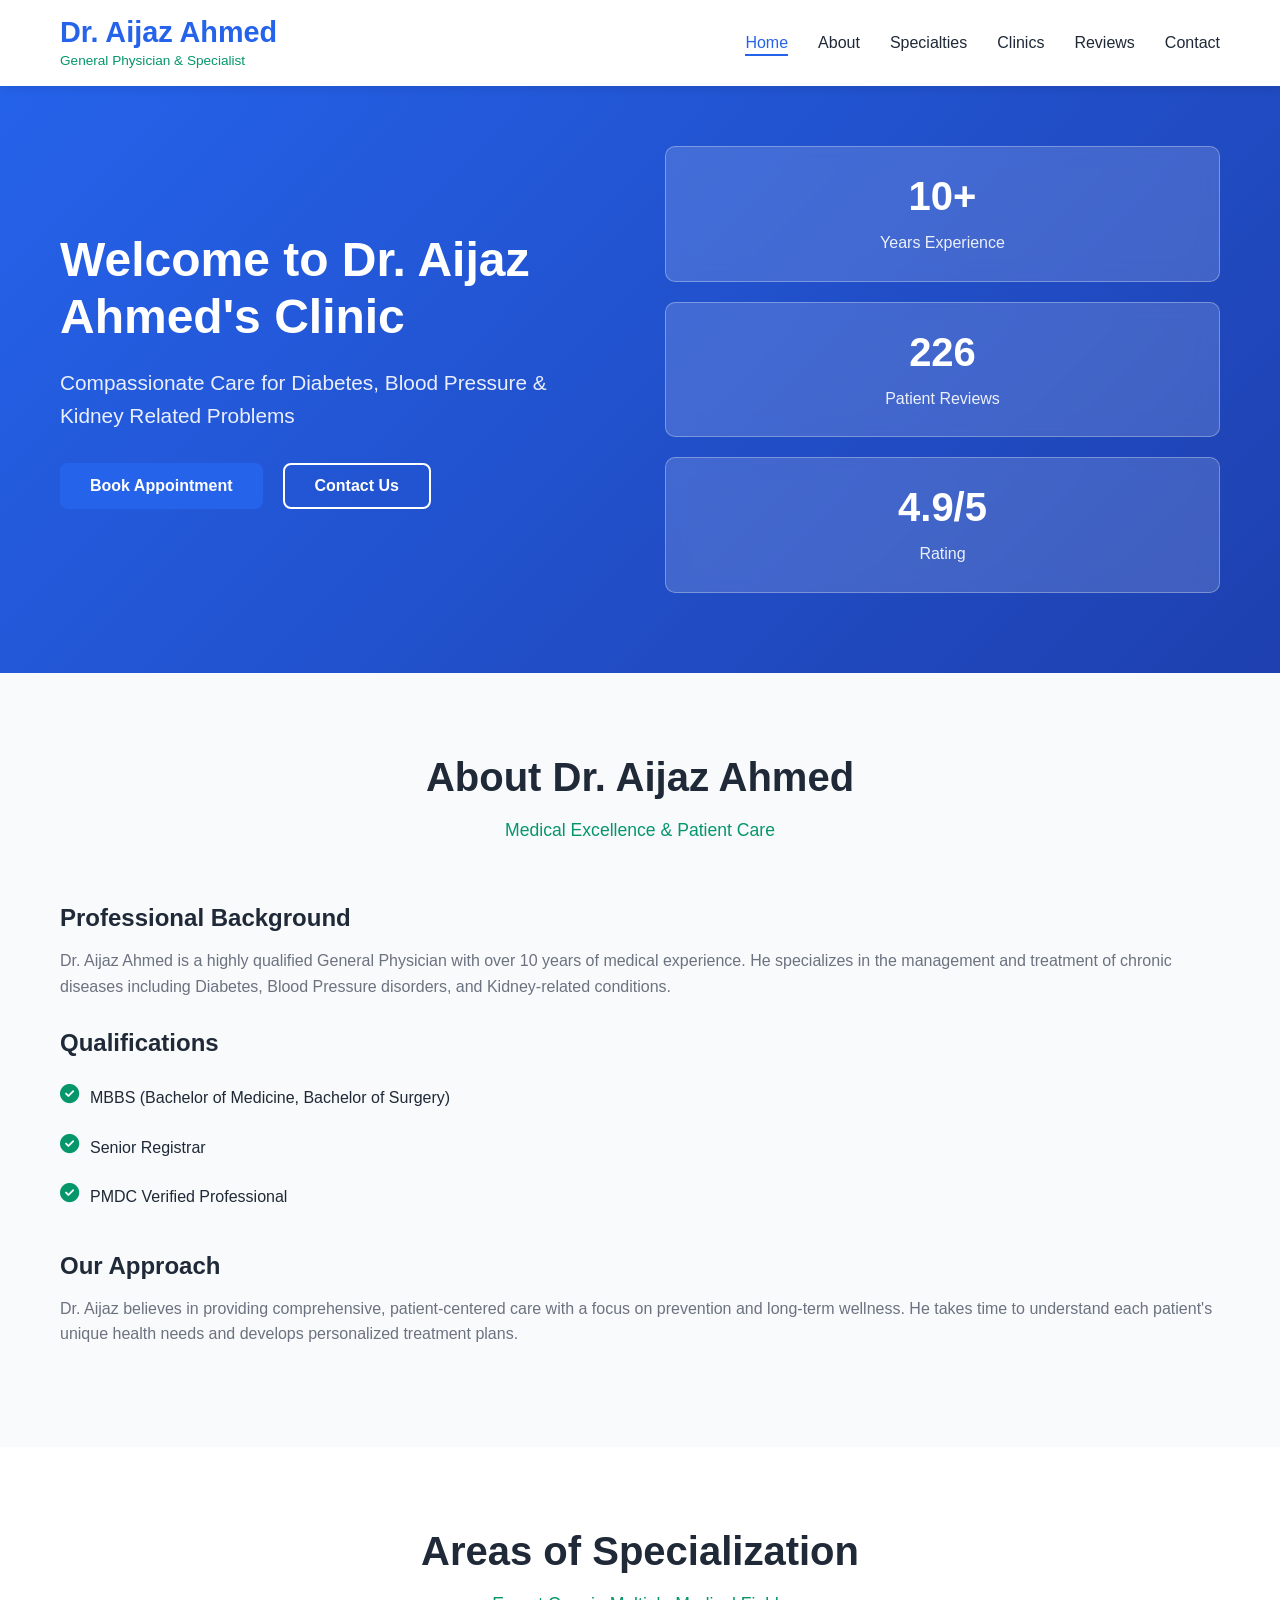
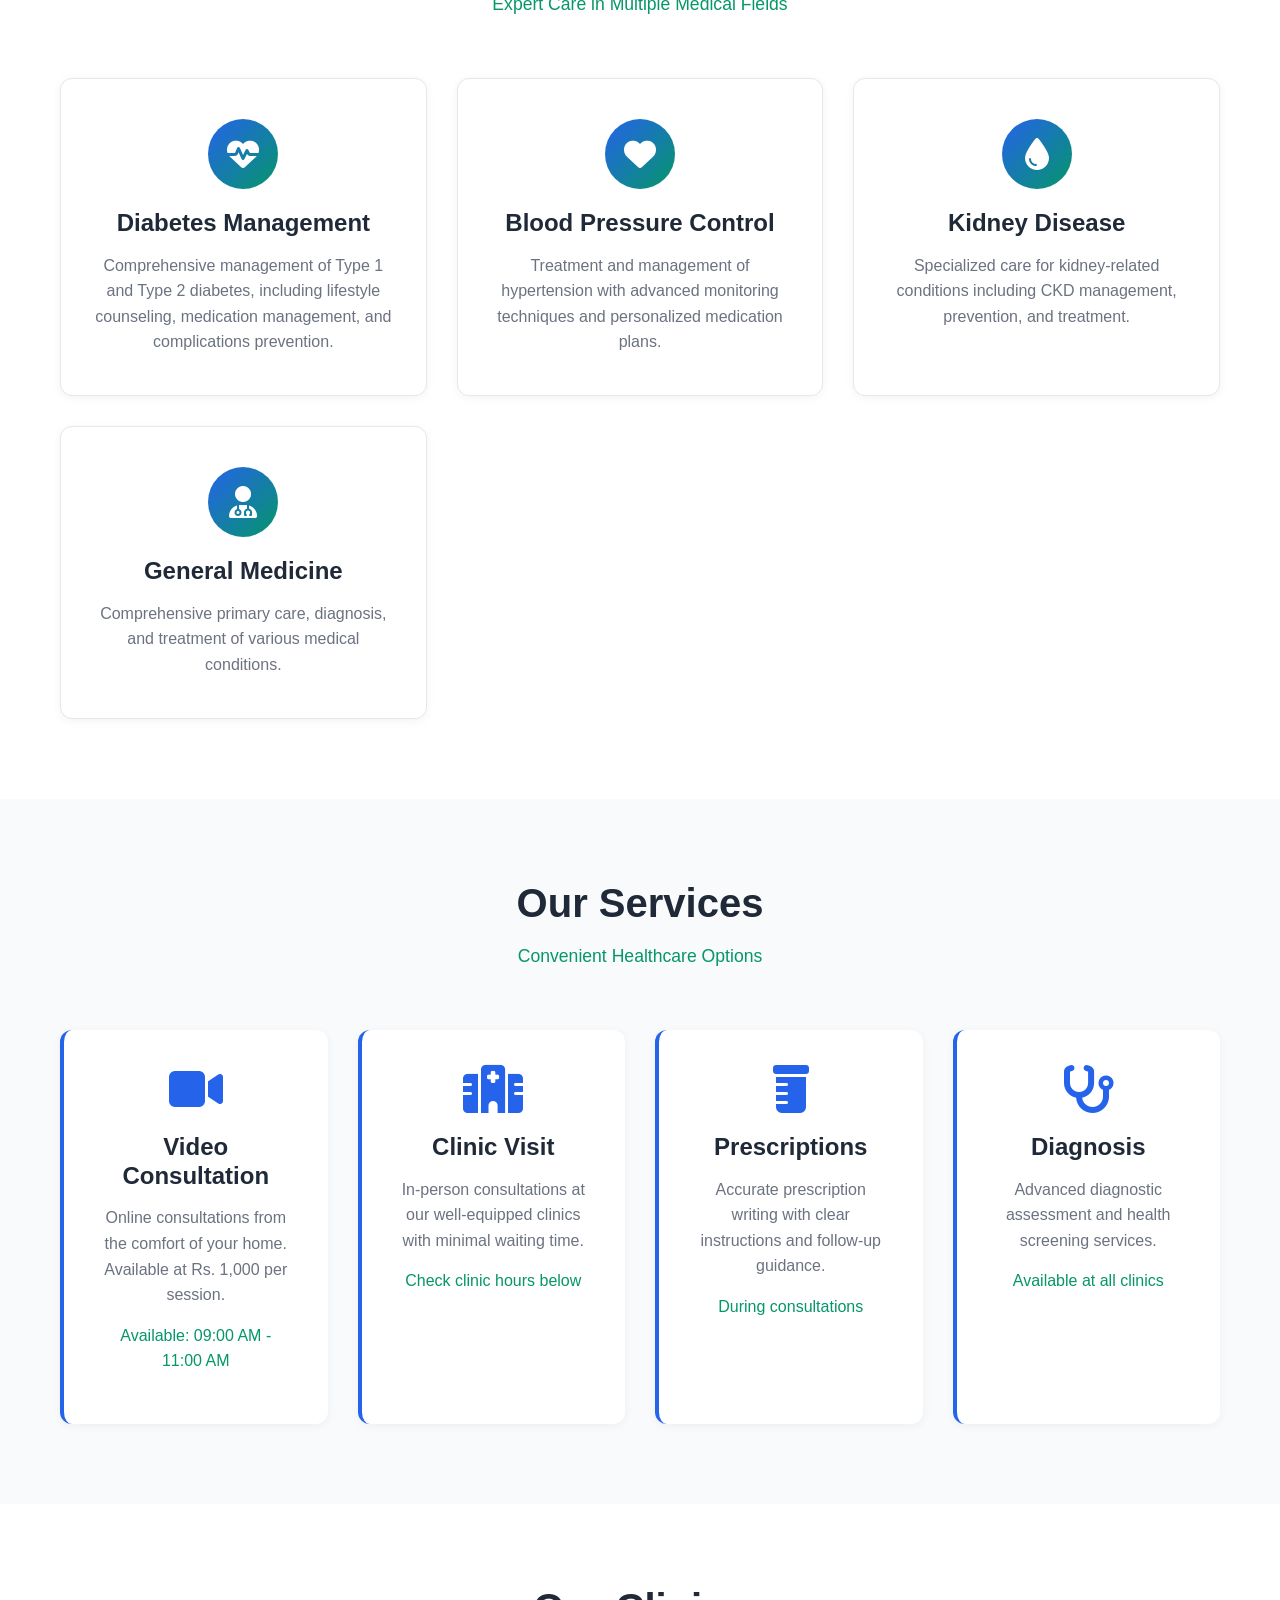
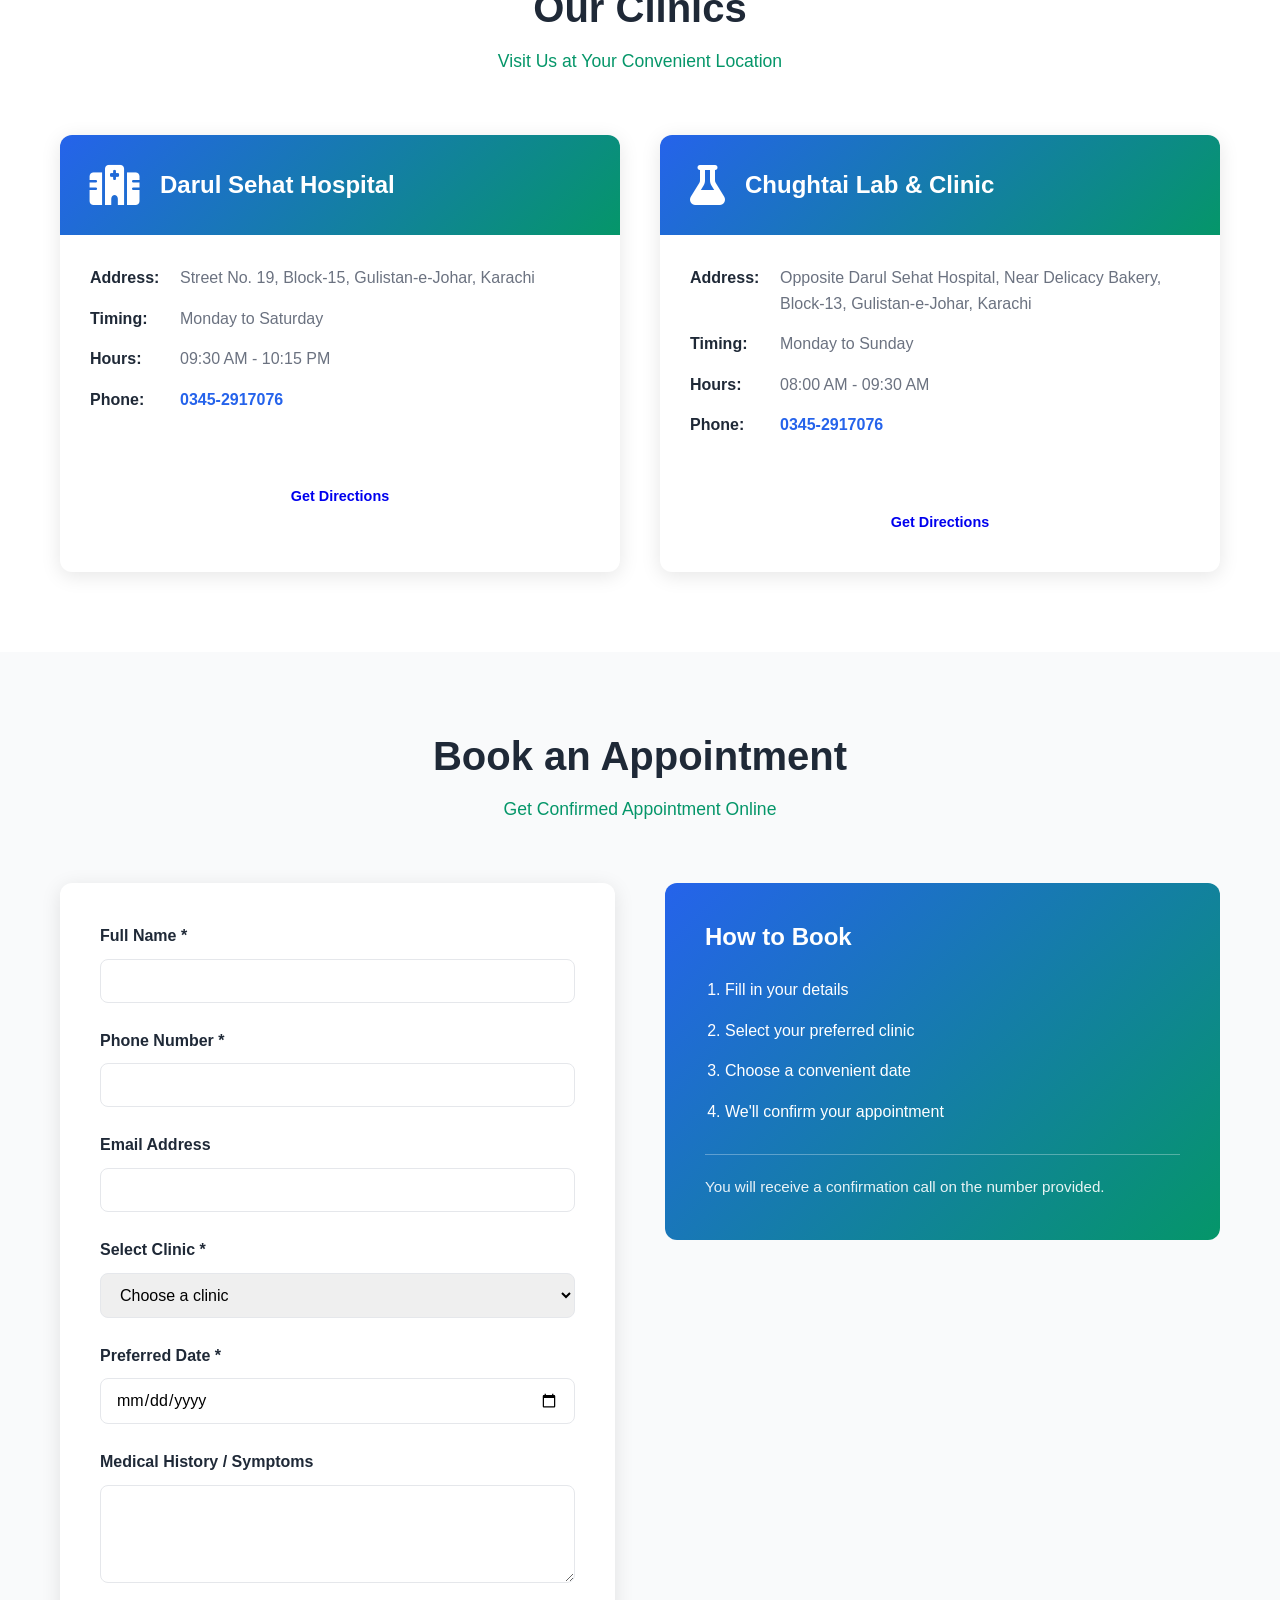
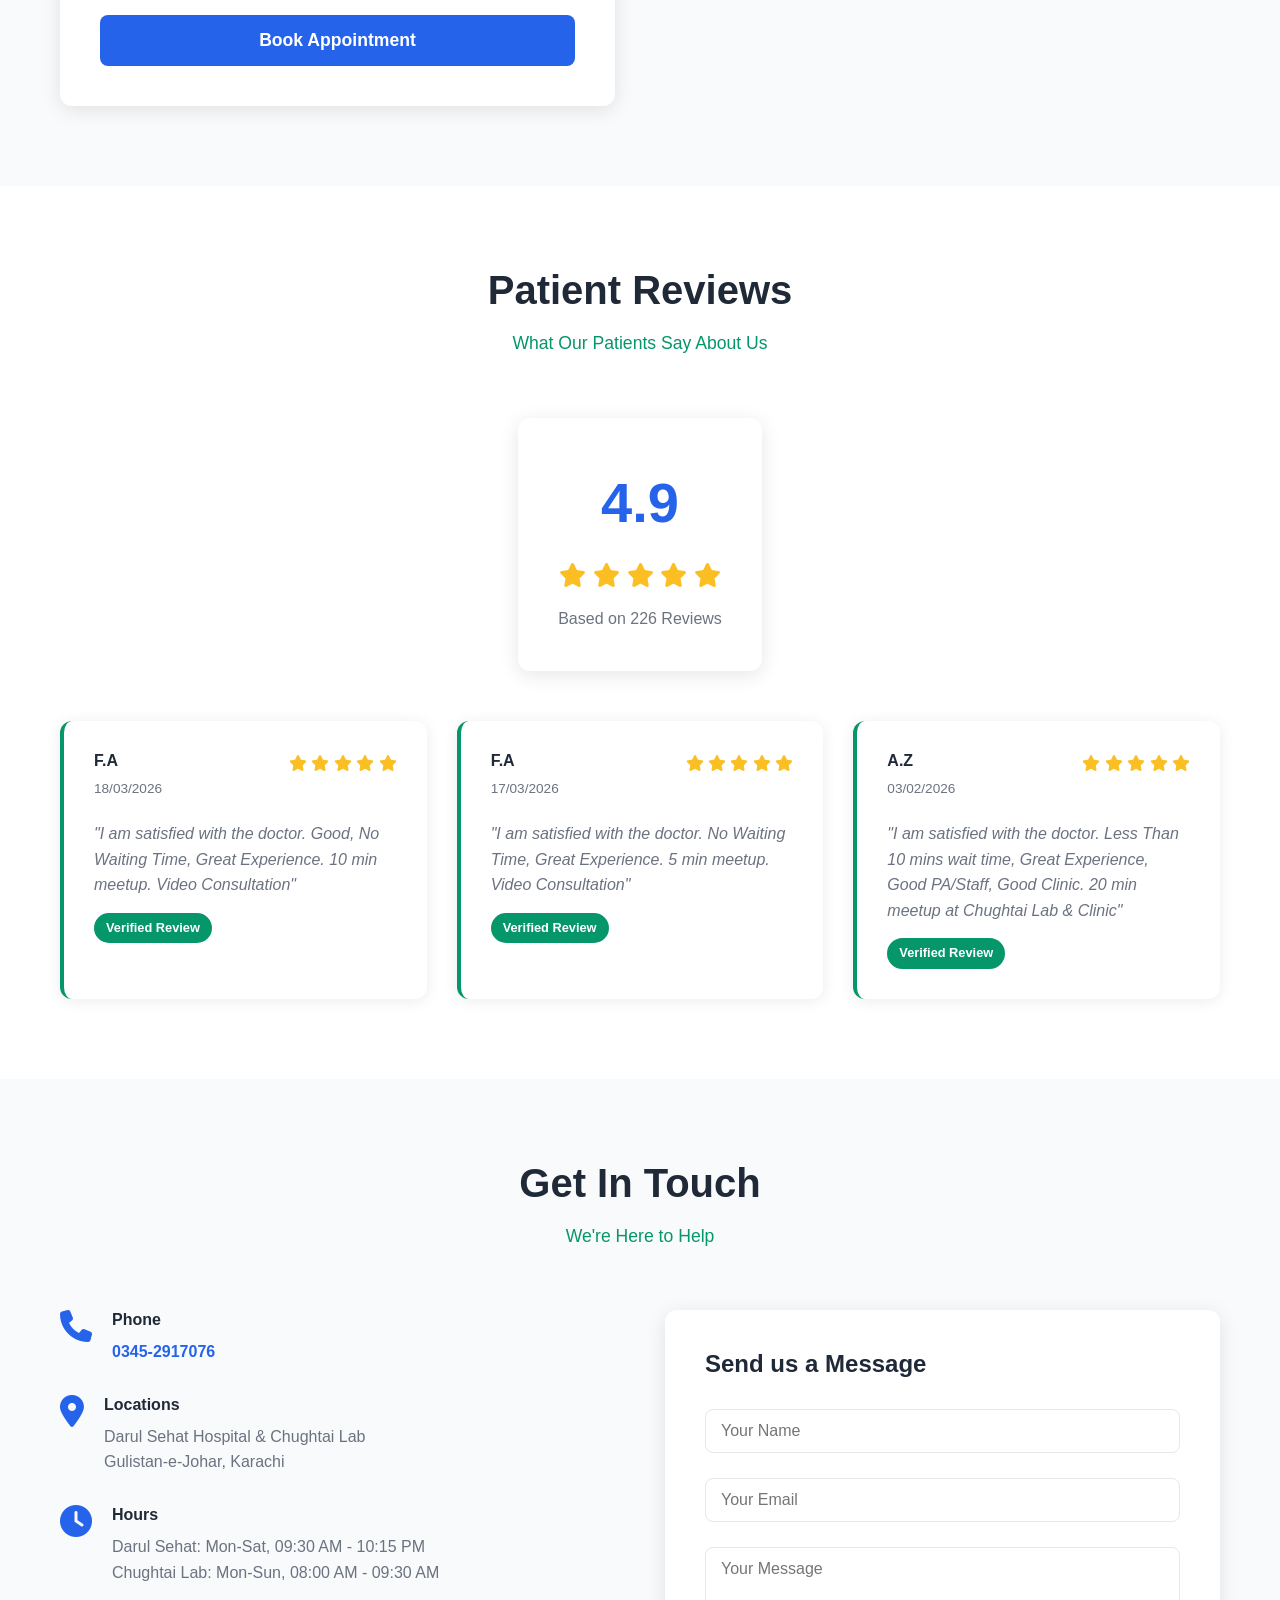
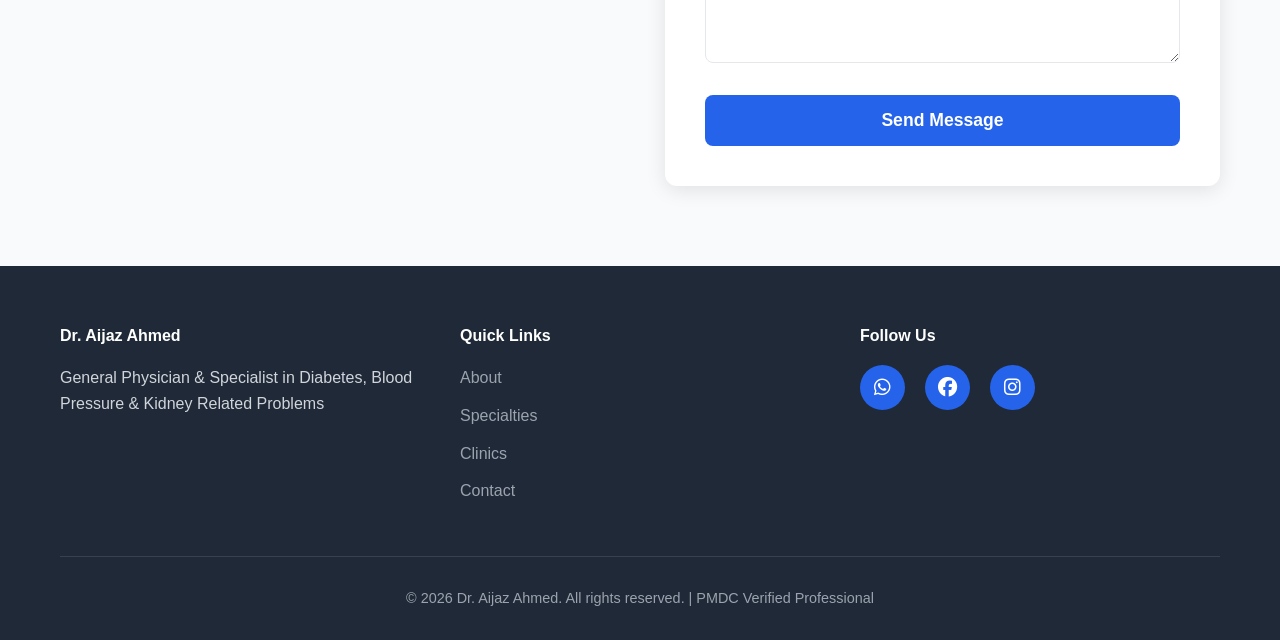
<file: index.html>
<!DOCTYPE html>
<html lang="en">
<head>
    <meta charset="UTF-8">
    <meta name="viewport" content="width=device-width, initial-scale=1.0">
    <meta name="description" content="Dr. Aijaz Ahmed - General Physician specializing in Diabetes, Blood Pressure & Kidney Related Problems">
    <meta name="keywords" content="Doctor, General Physician, Diabetes, Blood Pressure, Kidney Specialist, Karachi">
    <title>Dr. Aijaz Ahmed - General Physician & Specialist | Karachi</title>
    <link rel="manifest" href="manifest.json">
    <link rel="icon" type="image/x-icon" href="assets/images/favicon.ico">
    <link rel="apple-touch-icon" href="assets/images/apple-touch-icon.png">
    <meta name="theme-color" content="#2563eb">
    <link rel="stylesheet" href="assets/css/styles.css">
    <link rel="stylesheet" href="https://cdnjs.cloudflare.com/ajax/libs/font-awesome/6.4.0/css/all.min.css">
</head>
<body>
    <!-- Navigation Bar -->
    <nav class="navbar">
        <div class="container">
            <div class="nav-wrapper">
                <div class="logo">
                    <h1>Dr. Aijaz Ahmed</h1>
                    <p class="logo-subtitle">General Physician & Specialist</p>
                </div>
                <ul class="nav-menu">
                    <li><a href="#home" class="nav-link active">Home</a></li>
                    <li><a href="#about" class="nav-link">About</a></li>
                    <li><a href="#specialties" class="nav-link">Specialties</a></li>
                    <li><a href="#clinics" class="nav-link">Clinics</a></li>
                    <li><a href="#reviews" class="nav-link">Reviews</a></li>
                    <li><a href="#contact" class="nav-link">Contact</a></li>
                </ul>
                <div class="hamburger">
                    <span></span>
                    <span></span>
                    <span></span>
                </div>
            </div>
        </div>
    </nav>

    <!-- Hero Section -->
    <section id="home" class="hero">
        <div class="container">
            <div class="hero-content">
                <div class="hero-text">
                    <h1>Welcome to Dr. Aijaz Ahmed's Clinic</h1>
                    <p>Compassionate Care for Diabetes, Blood Pressure & Kidney Related Problems</p>
                    <div class="hero-buttons">
                        <button class="btn btn-primary" onclick="scrollToAppointment()">Book Appointment</button>
                        <button class="btn btn-secondary" onclick="document.getElementById('contact').scrollIntoView({behavior: 'smooth'})">Contact Us</button>
                    </div>
                </div>
                <div class="hero-stats">
                    <div class="stat-card">
                        <h3>10+</h3>
                        <p>Years Experience</p>
                    </div>
                    <div class="stat-card">
                        <h3>226</h3>
                        <p>Patient Reviews</p>
                    </div>
                    <div class="stat-card">
                        <h3>4.9/5</h3>
                        <p>Rating</p>
                    </div>
                </div>
            </div>
        </div>
    </section>

    <!-- About Section -->
    <section id="about" class="about">
        <div class="container">
            <div class="section-title">
                <h2>About Dr. Aijaz Ahmed</h2>
                <p>Medical Excellence & Patient Care</p>
            </div>
            <div class="about-content">
                <div class="about-text">
                    <h3>Professional Background</h3>
                    <p>Dr. Aijaz Ahmed is a highly qualified General Physician with over 10 years of medical experience. He specializes in the management and treatment of chronic diseases including Diabetes, Blood Pressure disorders, and Kidney-related conditions.</p>
                    
                    <h3>Qualifications</h3>
                    <ul class="qualifications-list">
                        <li><i class="fas fa-check-circle"></i> MBBS (Bachelor of Medicine, Bachelor of Surgery)</li>
                        <li><i class="fas fa-check-circle"></i> Senior Registrar</li>
                        <li><i class="fas fa-check-circle"></i> PMDC Verified Professional</li>
                    </ul>

                    <h3>Our Approach</h3>
                    <p>Dr. Aijaz believes in providing comprehensive, patient-centered care with a focus on prevention and long-term wellness. He takes time to understand each patient's unique health needs and develops personalized treatment plans.</p>
                </div>
            </div>
        </div>
    </section>

    <!-- Specialties Section -->
    <section id="specialties" class="specialties">
        <div class="container">
            <div class="section-title">
                <h2>Areas of Specialization</h2>
                <p>Expert Care in Multiple Medical Fields</p>
            </div>
            <div class="specialties-grid">
                <div class="specialty-card">
                    <div class="specialty-icon">
                        <i class="fas fa-heartbeat"></i>
                    </div>
                    <h3>Diabetes Management</h3>
                    <p>Comprehensive management of Type 1 and Type 2 diabetes, including lifestyle counseling, medication management, and complications prevention.</p>
                </div>
                <div class="specialty-card">
                    <div class="specialty-icon">
                        <i class="fas fa-heart"></i>
                    </div>
                    <h3>Blood Pressure Control</h3>
                    <p>Treatment and management of hypertension with advanced monitoring techniques and personalized medication plans.</p>
                </div>
                <div class="specialty-card">
                    <div class="specialty-icon">
                        <i class="fas fa-droplet"></i>
                    </div>
                    <h3>Kidney Disease</h3>
                    <p>Specialized care for kidney-related conditions including CKD management, prevention, and treatment.</p>
                </div>
                <div class="specialty-card">
                    <div class="specialty-icon">
                        <i class="fas fa-user-md"></i>
                    </div>
                    <h3>General Medicine</h3>
                    <p>Comprehensive primary care, diagnosis, and treatment of various medical conditions.</p>
                </div>
            </div>
        </div>
    </section>

    <!-- Services Section -->
    <section id="services" class="services">
        <div class="container">
            <div class="section-title">
                <h2>Our Services</h2>
                <p>Convenient Healthcare Options</p>
            </div>
            <div class="services-grid">
                <div class="service-item">
                    <i class="fas fa-video"></i>
                    <h3>Video Consultation</h3>
                    <p>Online consultations from the comfort of your home. Available at Rs. 1,000 per session.</p>
                    <p class="availability">Available: 09:00 AM - 11:00 AM</p>
                </div>
                <div class="service-item">
                    <i class="fas fa-hospital"></i>
                    <h3>Clinic Visit</h3>
                    <p>In-person consultations at our well-equipped clinics with minimal waiting time.</p>
                    <p class="availability">Check clinic hours below</p>
                </div>
                <div class="service-item">
                    <i class="fas fa-prescription-bottle"></i>
                    <h3>Prescriptions</h3>
                    <p>Accurate prescription writing with clear instructions and follow-up guidance.</p>
                    <p class="availability">During consultations</p>
                </div>
                <div class="service-item">
                    <i class="fas fa-stethoscope"></i>
                    <h3>Diagnosis</h3>
                    <p>Advanced diagnostic assessment and health screening services.</p>
                    <p class="availability">Available at all clinics</p>
                </div>
            </div>
        </div>
    </section>

    <!-- Clinics Section -->
    <section id="clinics" class="clinics">
        <div class="container">
            <div class="section-title">
                <h2>Our Clinics</h2>
                <p>Visit Us at Your Convenient Location</p>
            </div>
            <div class="clinics-grid">
                <div class="clinic-card">
                    <div class="clinic-header">
                        <i class="fas fa-hospital"></i>
                        <h3>Darul Sehat Hospital</h3>
                    </div>
                    <div class="clinic-details">
                        <p><strong>Address:</strong> Street No. 19, Block-15, Gulistan-e-Johar, Karachi</p>
                        <p><strong>Timing:</strong> Monday to Saturday</p>
                        <p><strong>Hours:</strong> 09:30 AM - 10:15 PM</p>
                        <p><strong>Phone:</strong> <a href="tel:03452917076">0345-2917076</a></p>
                    </div>
                    <a href="https://maps.google.com/?q=Darul+Sehat+Hospital+Karachi" target="_blank" class="btn btn-small">Get Directions</a>
                </div>

                <div class="clinic-card">
                    <div class="clinic-header">
                        <i class="fas fa-flask"></i>
                        <h3>Chughtai Lab & Clinic</h3>
                    </div>
                    <div class="clinic-details">
                        <p><strong>Address:</strong> Opposite Darul Sehat Hospital, Near Delicacy Bakery, Block-13, Gulistan-e-Johar, Karachi</p>
                        <p><strong>Timing:</strong> Monday to Sunday</p>
                        <p><strong>Hours:</strong> 08:00 AM - 09:30 AM</p>
                        <p><strong>Phone:</strong> <a href="tel:03452917076">0345-2917076</a></p>
                    </div>
                    <a href="https://maps.google.com/?q=Chughtai+Lab+Clinic+Karachi" target="_blank" class="btn btn-small">Get Directions</a>
                </div>
            </div>
        </div>
    </section>

    <!-- Appointment Section -->
    <section class="appointment-section">
        <div class="container">
            <div class="section-title">
                <h2>Book an Appointment</h2>
                <p>Get Confirmed Appointment Online</p>
            </div>
            <div class="appointment-content">
                <div class="appointment-form">
                    <form id="appointmentForm">
                        <div class="form-group">
                            <label for="name">Full Name *</label>
                            <input type="text" id="name" name="name" required>
                        </div>
                        <div class="form-group">
                            <label for="phone">Phone Number *</label>
                            <input type="tel" id="phone" name="phone" required>
                        </div>
                        <div class="form-group">
                            <label for="email">Email Address</label>
                            <input type="email" id="email" name="email">
                        </div>
                        <div class="form-group">
                            <label for="clinic">Select Clinic *</label>
                            <select id="clinic" name="clinic" required>
                                <option value="">Choose a clinic</option>
                                <option value="darul-sehat">Darul Sehat Hospital</option>
                                <option value="chughtai">Chughtai Lab & Clinic</option>
                                <option value="video">Video Consultation</option>
                            </select>
                        </div>
                        <div class="form-group">
                            <label for="date">Preferred Date *</label>
                            <input type="date" id="date" name="date" required>
                        </div>
                        <div class="form-group">
                            <label for="message">Medical History / Symptoms</label>
                            <textarea id="message" name="message" rows="4"></textarea>
                        </div>
                        <button type="submit" class="btn btn-primary">Book Appointment</button>
                    </form>
                </div>
                <div class="appointment-info">
                    <h3>How to Book</h3>
                    <ol>
                        <li>Fill in your details</li>
                        <li>Select your preferred clinic</li>
                        <li>Choose a convenient date</li>
                        <li>We'll confirm your appointment</li>
                    </ol>
                    <p class="info-note">You will receive a confirmation call on the number provided.</p>
                </div>
            </div>
        </div>
    </section>

    <!-- Reviews Section -->
    <section id="reviews" class="reviews">
        <div class="container">
            <div class="section-title">
                <h2>Patient Reviews</h2>
                <p>What Our Patients Say About Us</p>
            </div>
            <div class="reviews-header">
                <div class="rating-summary">
                    <div class="rating-number">4.9</div>
                    <div class="rating-stars">
                        <i class="fas fa-star"></i>
                        <i class="fas fa-star"></i>
                        <i class="fas fa-star"></i>
                        <i class="fas fa-star"></i>
                        <i class="fas fa-star"></i>
                    </div>
                    <p>Based on 226 Reviews</p>
                </div>
            </div>
            <div class="reviews-grid">
                <div class="review-card">
                    <div class="review-header">
                        <div class="reviewer-info">
                            <h4>F.A</h4>
                            <span class="review-date">18/03/2026</span>
                        </div>
                        <div class="review-stars">
                            <i class="fas fa-star"></i>
                            <i class="fas fa-star"></i>
                            <i class="fas fa-star"></i>
                            <i class="fas fa-star"></i>
                            <i class="fas fa-star"></i>
                        </div>
                    </div>
                    <p class="review-text">"I am satisfied with the doctor. Good, No Waiting Time, Great Experience. 10 min meetup. Video Consultation"</p>
                    <span class="review-badge">Verified Review</span>
                </div>

                <div class="review-card">
                    <div class="review-header">
                        <div class="reviewer-info">
                            <h4>F.A</h4>
                            <span class="review-date">17/03/2026</span>
                        </div>
                        <div class="review-stars">
                            <i class="fas fa-star"></i>
                            <i class="fas fa-star"></i>
                            <i class="fas fa-star"></i>
                            <i class="fas fa-star"></i>
                            <i class="fas fa-star"></i>
                        </div>
                    </div>
                    <p class="review-text">"I am satisfied with the doctor. No Waiting Time, Great Experience. 5 min meetup. Video Consultation"</p>
                    <span class="review-badge">Verified Review</span>
                </div>

                <div class="review-card">
                    <div class="review-header">
                        <div class="reviewer-info">
                            <h4>A.Z</h4>
                            <span class="review-date">03/02/2026</span>
                        </div>
                        <div class="review-stars">
                            <i class="fas fa-star"></i>
                            <i class="fas fa-star"></i>
                            <i class="fas fa-star"></i>
                            <i class="fas fa-star"></i>
                            <i class="fas fa-star"></i>
                        </div>
                    </div>
                    <p class="review-text">"I am satisfied with the doctor. Less Than 10 mins wait time, Great Experience, Good PA/Staff, Good Clinic. 20 min meetup at Chughtai Lab & Clinic"</p>
                    <span class="review-badge">Verified Review</span>
                </div>
            </div>
        </div>
    </section>

    <!-- Contact Section -->
    <section id="contact" class="contact">
        <div class="container">
            <div class="section-title">
                <h2>Get In Touch</h2>
                <p>We're Here to Help</p>
            </div>
            <div class="contact-content">
                <div class="contact-info">
                    <div class="contact-item">
                        <i class="fas fa-phone"></i>
                        <div>
                            <h4>Phone</h4>
                            <p><a href="tel:03452917076">0345-2917076</a></p>
                        </div>
                    </div>
                    <div class="contact-item">
                        <i class="fas fa-map-marker-alt"></i>
                        <div>
                            <h4>Locations</h4>
                            <p>Darul Sehat Hospital & Chughtai Lab<br>Gulistan-e-Johar, Karachi</p>
                        </div>
                    </div>
                    <div class="contact-item">
                        <i class="fas fa-clock"></i>
                        <div>
                            <h4>Hours</h4>
                            <p>Darul Sehat: Mon-Sat, 09:30 AM - 10:15 PM<br>Chughtai Lab: Mon-Sun, 08:00 AM - 09:30 AM</p>
                        </div>
                    </div>
                </div>
                <div class="contact-form">
                    <h3>Send us a Message</h3>
                    <form id="contactForm">
                        <div class="form-group">
                            <input type="text" placeholder="Your Name" required>
                        </div>
                        <div class="form-group">
                            <input type="email" placeholder="Your Email" required>
                        </div>
                        <div class="form-group">
                            <textarea placeholder="Your Message" rows="5" required></textarea>
                        </div>
                        <button type="submit" class="btn btn-primary">Send Message</button>
                    </form>
                </div>
            </div>
        </div>
    </section>

    <!-- Footer -->
    <footer class="footer">
        <div class="container">
            <div class="footer-content">
                <div class="footer-section">
                    <h4>Dr. Aijaz Ahmed</h4>
                    <p>General Physician & Specialist in Diabetes, Blood Pressure & Kidney Related Problems</p>
                </div>
                <div class="footer-section">
                    <h4>Quick Links</h4>
                    <ul>
                        <li><a href="#about">About</a></li>
                        <li><a href="#specialties">Specialties</a></li>
                        <li><a href="#clinics">Clinics</a></li>
                        <li><a href="#contact">Contact</a></li>
                    </ul>
                </div>
                <div class="footer-section">
                    <h4>Follow Us</h4>
                    <div class="social-links">
                        <a href="#" onclick="alert('Follow on WhatsApp'); return false;"><i class="fab fa-whatsapp"></i></a>
                        <a href="#" onclick="alert('Follow on Facebook'); return false;"><i class="fab fa-facebook"></i></a>
                        <a href="#" onclick="alert('Follow on Instagram'); return false;"><i class="fab fa-instagram"></i></a>
                    </div>
                </div>
            </div>
            <div class="footer-bottom">
                <p>&copy; 2026 Dr. Aijaz Ahmed. All rights reserved. | PMDC Verified Professional</p>
            </div>
        </div>
    </footer>

    <script src="assets/js/main.js"></script>
</body>
</html>
</file>
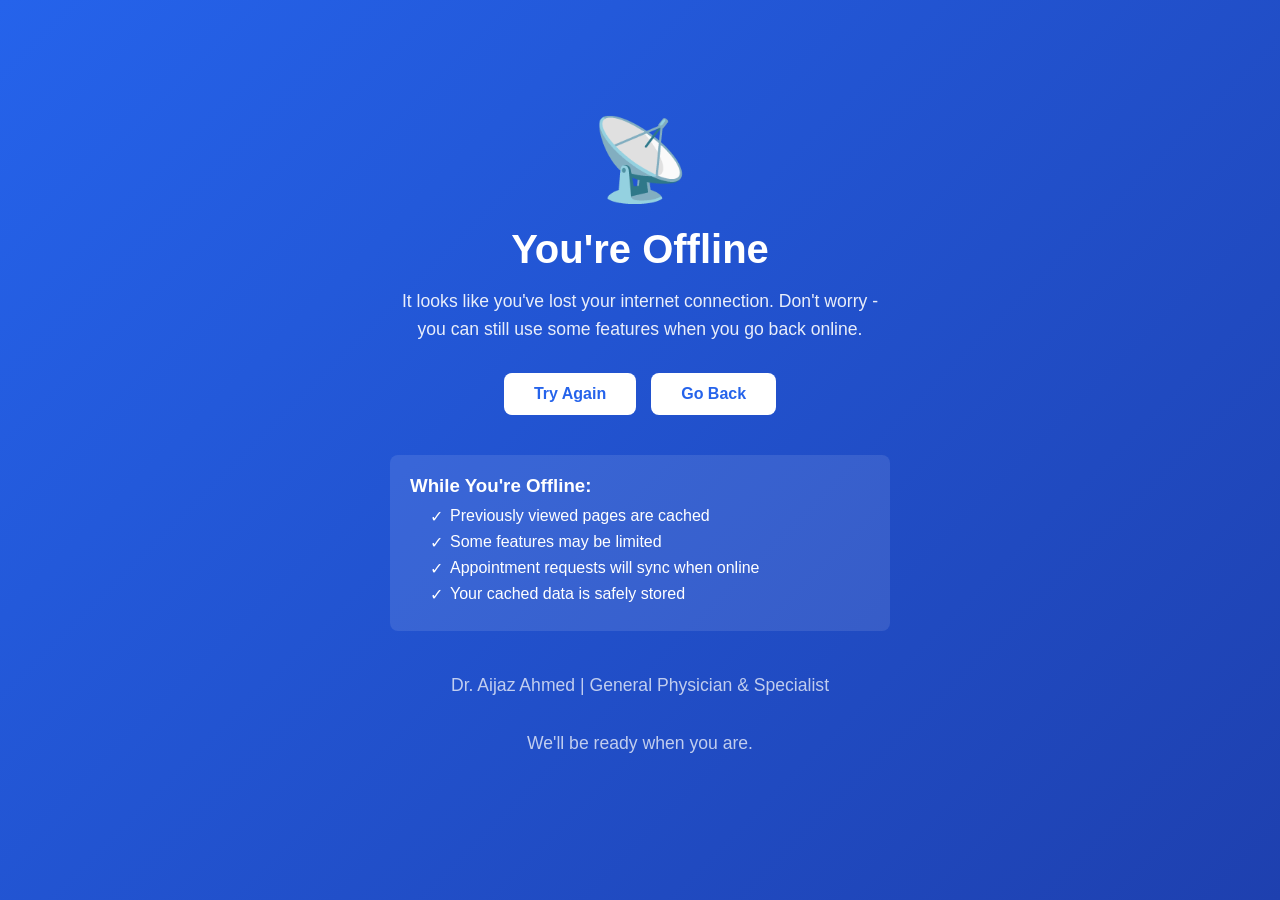
<file: offline.html>
<!DOCTYPE html>
<html lang="en">
<head>
    <meta charset="UTF-8">
    <meta name="viewport" content="width=device-width, initial-scale=1.0">
    <title>Offline - Dr. Aijaz Ahmed</title>
    <style>
        * {
            margin: 0;
            padding: 0;
            box-sizing: border-box;
        }

        body {
            font-family: 'Segoe UI', Tahoma, Geneva, Verdana, sans-serif;
            background: linear-gradient(135deg, #2563eb 0%, #1e40af 100%);
            min-height: 100vh;
            display: flex;
            align-items: center;
            justify-content: center;
            color: white;
            padding: 20px;
        }

        .offline-container {
            text-align: center;
            max-width: 500px;
        }

        .offline-icon {
            font-size: 80px;
            margin-bottom: 20px;
        }

        h1 {
            font-size: 2.5rem;
            margin-bottom: 15px;
        }

        p {
            font-size: 1.1rem;
            margin-bottom: 30px;
            opacity: 0.9;
            line-height: 1.6;
        }

        .offline-actions {
            display: flex;
            gap: 15px;
            justify-content: center;
            flex-wrap: wrap;
        }

        button {
            background: white;
            color: #2563eb;
            border: none;
            padding: 12px 30px;
            border-radius: 8px;
            font-size: 1rem;
            font-weight: 600;
            cursor: pointer;
            transition: all 0.3s ease;
        }

        button:hover {
            transform: translateY(-2px);
            box-shadow: 0 10px 25px rgba(0, 0, 0, 0.2);
        }

        .info-box {
            background: rgba(255, 255, 255, 0.1);
            padding: 20px;
            border-radius: 8px;
            margin-top: 40px;
            text-align: left;
        }

        .info-box h3 {
            margin-bottom: 10px;
        }

        .info-box ul {
            list-style: none;
            padding-left: 20px;
        }

        .info-box li {
            margin-bottom: 8px;
            position: relative;
            padding-left: 20px;
        }

        .info-box li:before {
            content: "✓";
            position: absolute;
            left: 0;
        }

        .footer-text {
            margin-top: 40px;
            font-size: 0.9rem;
            opacity: 0.8;
        }
    </style>
</head>
<body>
    <div class="offline-container">
        <div class="offline-icon">
            📡
        </div>
        
        <h1>You're Offline</h1>
        
        <p>It looks like you've lost your internet connection. Don't worry - you can still use some features when you go back online.</p>

        <div class="offline-actions">
            <button onclick="tryReload()">Try Again</button>
            <button onclick="goBack()">Go Back</button>
        </div>

        <div class="info-box">
            <h3>While You're Offline:</h3>
            <ul>
                <li>Previously viewed pages are cached</li>
                <li>Some features may be limited</li>
                <li>Appointment requests will sync when online</li>
                <li>Your cached data is safely stored</li>
            </ul>
        </div>

        <div class="footer-text">
            <p>Dr. Aijaz Ahmed | General Physician & Specialist</p>
            <p>We'll be ready when you are.</p>
        </div>
    </div>

    <script>
        function tryReload() {
            window.location.reload();
        }

        function goBack() {
            window.history.back();
        }

        // Try to reconnect automatically
        window.addEventListener('online', () => {
            console.log('Connection restored');
            window.location.href = '/';
        });

        // Check connection status periodically
        setInterval(() => {
            fetch('/index.html', { method: 'HEAD' })
                .then(() => {
                    // Connection is back
                    if (navigator.onLine) {
                        window.location.href = '/';
                    }
                })
                .catch(() => {
                    // Still offline
                });
        }, 5000);
    </script>
</body>
</html>
</file>
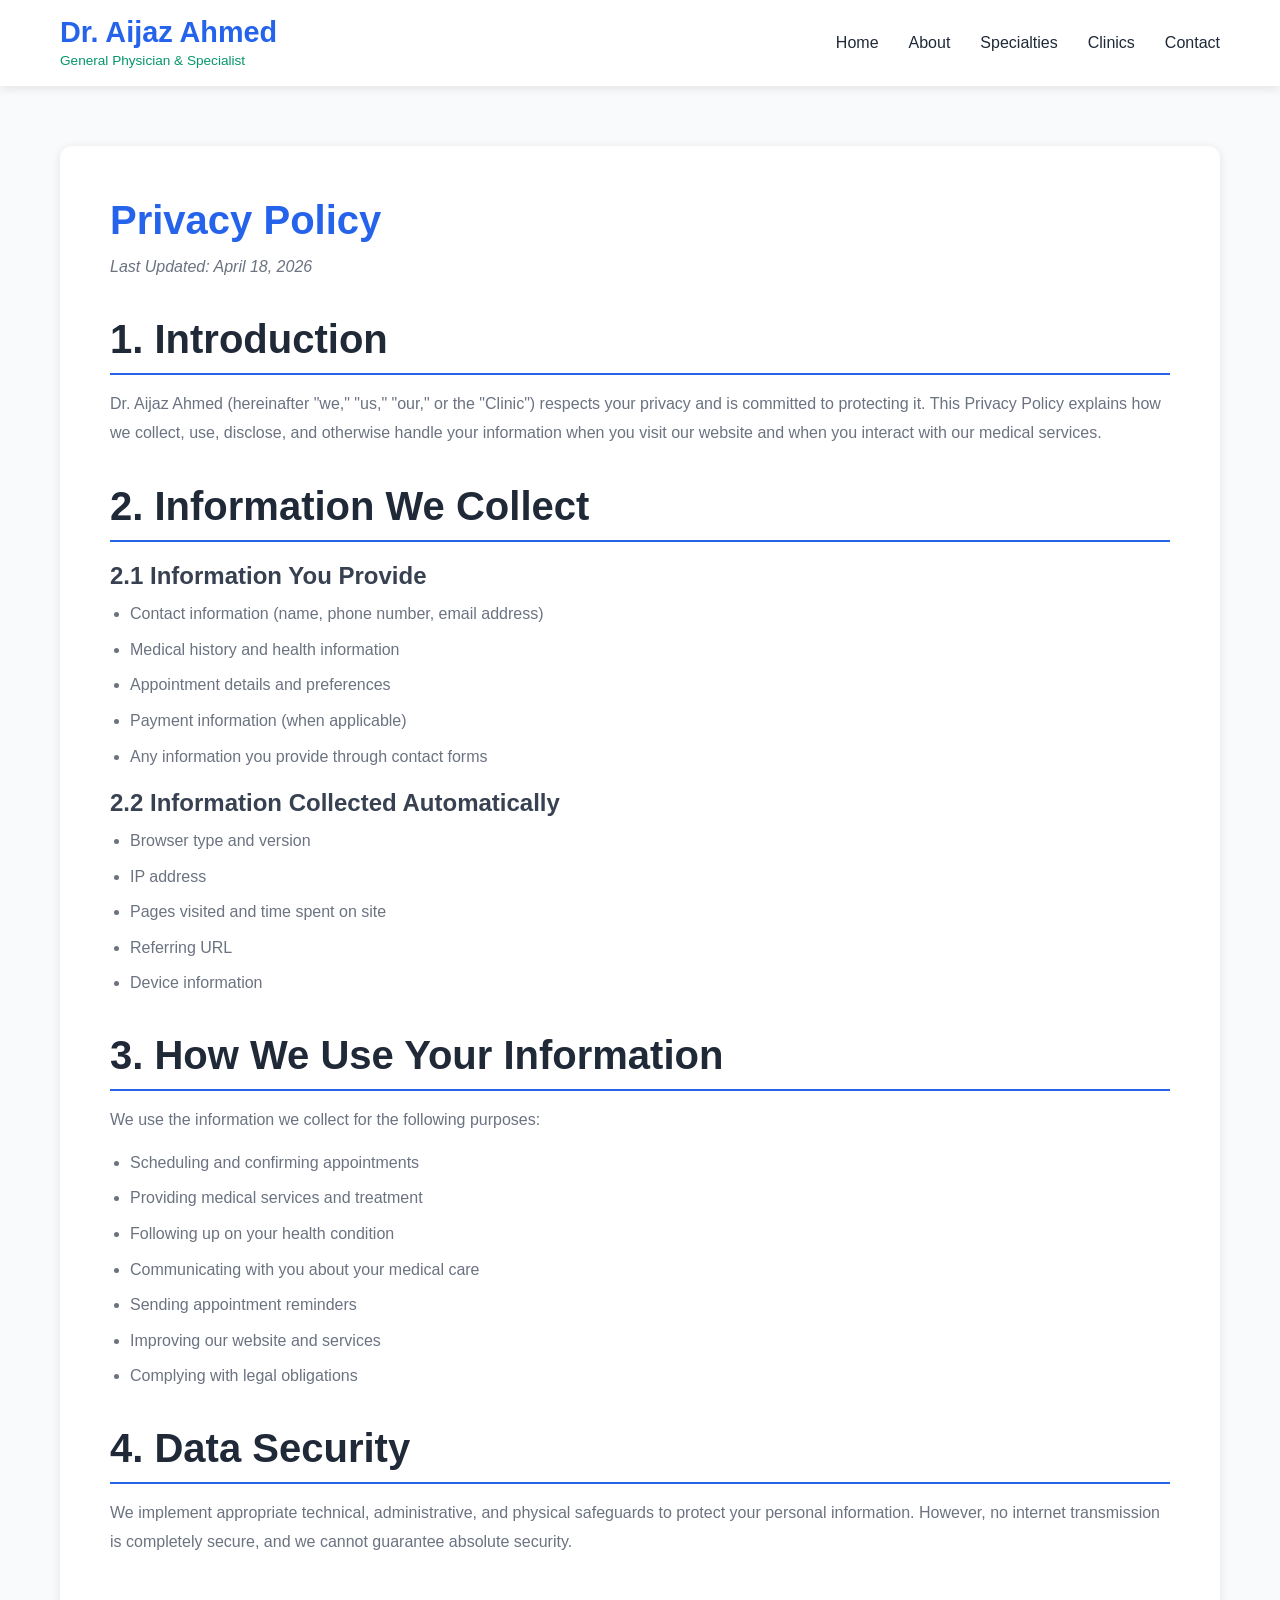
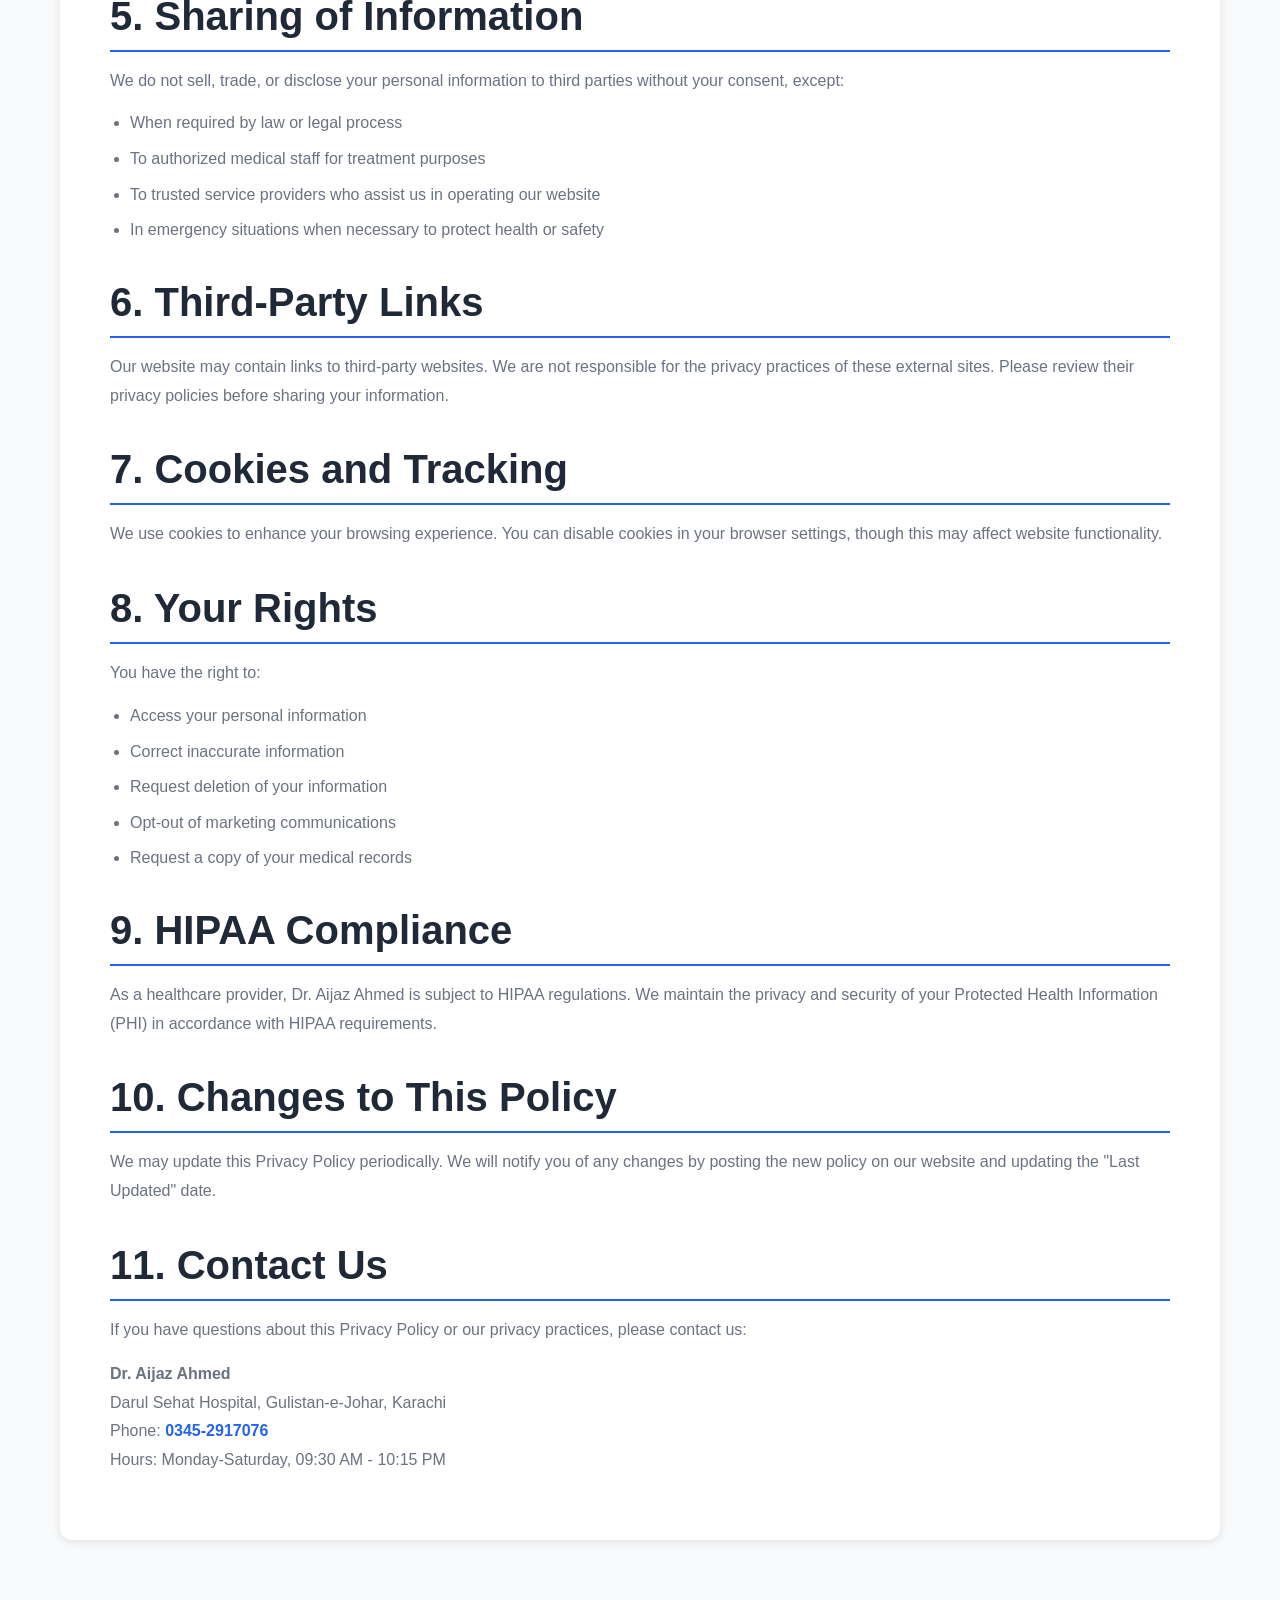
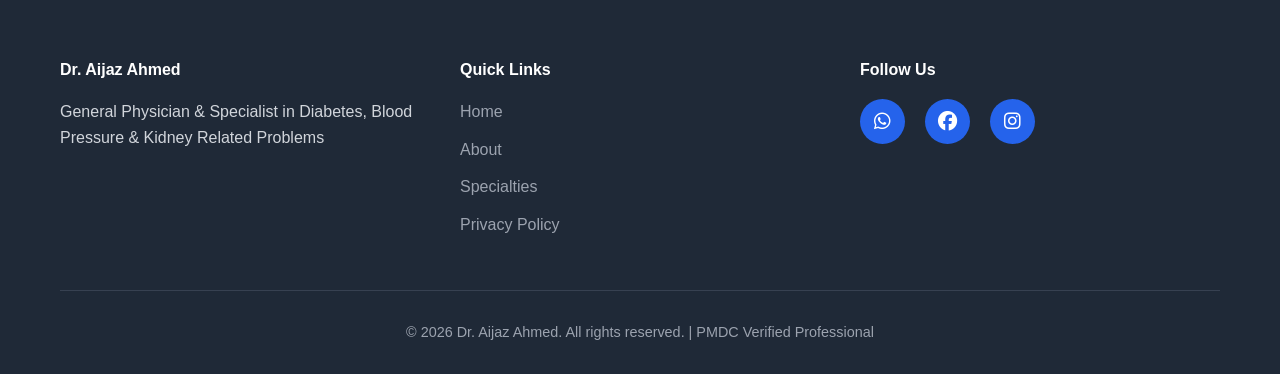
<file: privacy-policy.html>
<!DOCTYPE html>
<html lang="en">
<head>
    <meta charset="UTF-8">
    <meta name="viewport" content="width=device-width, initial-scale=1.0">
    <title>Privacy Policy - Dr. Aijaz Ahmed</title>
    <link rel="stylesheet" href="assets/css/styles.css">
    <link rel="stylesheet" href="https://cdnjs.cloudflare.com/ajax/libs/font-awesome/6.4.0/css/all.min.css">
</head>
<body>
    <!-- Navigation Bar -->
    <nav class="navbar">
        <div class="container">
            <div class="nav-wrapper">
                <div class="logo">
                    <h1>Dr. Aijaz Ahmed</h1>
                    <p class="logo-subtitle">General Physician & Specialist</p>
                </div>
                <ul class="nav-menu">
                    <li><a href="index.html" class="nav-link">Home</a></li>
                    <li><a href="index.html#about" class="nav-link">About</a></li>
                    <li><a href="index.html#specialties" class="nav-link">Specialties</a></li>
                    <li><a href="index.html#clinics" class="nav-link">Clinics</a></li>
                    <li><a href="index.html#contact" class="nav-link">Contact</a></li>
                </ul>
                <div class="hamburger">
                    <span></span>
                    <span></span>
                    <span></span>
                </div>
            </div>
        </div>
    </nav>

    <!-- Privacy Policy Content -->
    <section class="policy-section">
        <div class="container">
            <div class="policy-content">
                <h1>Privacy Policy</h1>
                <p class="last-updated">Last Updated: April 18, 2026</p>

                <div class="policy-body">
                    <h2>1. Introduction</h2>
                    <p>Dr. Aijaz Ahmed (hereinafter "we," "us," "our," or the "Clinic") respects your privacy and is committed to protecting it. This Privacy Policy explains how we collect, use, disclose, and otherwise handle your information when you visit our website and when you interact with our medical services.</p>

                    <h2>2. Information We Collect</h2>
                    <h3>2.1 Information You Provide</h3>
                    <ul>
                        <li>Contact information (name, phone number, email address)</li>
                        <li>Medical history and health information</li>
                        <li>Appointment details and preferences</li>
                        <li>Payment information (when applicable)</li>
                        <li>Any information you provide through contact forms</li>
                    </ul>

                    <h3>2.2 Information Collected Automatically</h3>
                    <ul>
                        <li>Browser type and version</li>
                        <li>IP address</li>
                        <li>Pages visited and time spent on site</li>
                        <li>Referring URL</li>
                        <li>Device information</li>
                    </ul>

                    <h2>3. How We Use Your Information</h2>
                    <p>We use the information we collect for the following purposes:</p>
                    <ul>
                        <li>Scheduling and confirming appointments</li>
                        <li>Providing medical services and treatment</li>
                        <li>Following up on your health condition</li>
                        <li>Communicating with you about your medical care</li>
                        <li>Sending appointment reminders</li>
                        <li>Improving our website and services</li>
                        <li>Complying with legal obligations</li>
                    </ul>

                    <h2>4. Data Security</h2>
                    <p>We implement appropriate technical, administrative, and physical safeguards to protect your personal information. However, no internet transmission is completely secure, and we cannot guarantee absolute security.</p>

                    <h2>5. Sharing of Information</h2>
                    <p>We do not sell, trade, or disclose your personal information to third parties without your consent, except:</p>
                    <ul>
                        <li>When required by law or legal process</li>
                        <li>To authorized medical staff for treatment purposes</li>
                        <li>To trusted service providers who assist us in operating our website</li>
                        <li>In emergency situations when necessary to protect health or safety</li>
                    </ul>

                    <h2>6. Third-Party Links</h2>
                    <p>Our website may contain links to third-party websites. We are not responsible for the privacy practices of these external sites. Please review their privacy policies before sharing your information.</p>

                    <h2>7. Cookies and Tracking</h2>
                    <p>We use cookies to enhance your browsing experience. You can disable cookies in your browser settings, though this may affect website functionality.</p>

                    <h2>8. Your Rights</h2>
                    <p>You have the right to:</p>
                    <ul>
                        <li>Access your personal information</li>
                        <li>Correct inaccurate information</li>
                        <li>Request deletion of your information</li>
                        <li>Opt-out of marketing communications</li>
                        <li>Request a copy of your medical records</li>
                    </ul>

                    <h2>9. HIPAA Compliance</h2>
                    <p>As a healthcare provider, Dr. Aijaz Ahmed is subject to HIPAA regulations. We maintain the privacy and security of your Protected Health Information (PHI) in accordance with HIPAA requirements.</p>

                    <h2>10. Changes to This Policy</h2>
                    <p>We may update this Privacy Policy periodically. We will notify you of any changes by posting the new policy on our website and updating the "Last Updated" date.</p>

                    <h2>11. Contact Us</h2>
                    <p>If you have questions about this Privacy Policy or our privacy practices, please contact us:</p>
                    <p>
                        <strong>Dr. Aijaz Ahmed</strong><br>
                        Darul Sehat Hospital, Gulistan-e-Johar, Karachi<br>
                        Phone: <a href="tel:03452917076">0345-2917076</a><br>
                        Hours: Monday-Saturday, 09:30 AM - 10:15 PM
                    </p>
                </div>
            </div>
        </div>
    </section>

    <!-- Footer -->
    <footer class="footer">
        <div class="container">
            <div class="footer-content">
                <div class="footer-section">
                    <h4>Dr. Aijaz Ahmed</h4>
                    <p>General Physician & Specialist in Diabetes, Blood Pressure & Kidney Related Problems</p>
                </div>
                <div class="footer-section">
                    <h4>Quick Links</h4>
                    <ul>
                        <li><a href="index.html">Home</a></li>
                        <li><a href="index.html#about">About</a></li>
                        <li><a href="index.html#specialties">Specialties</a></li>
                        <li><a href="privacy-policy.html">Privacy Policy</a></li>
                    </ul>
                </div>
                <div class="footer-section">
                    <h4>Follow Us</h4>
                    <div class="social-links">
                        <a href="#" onclick="alert('Follow on WhatsApp'); return false;"><i class="fab fa-whatsapp"></i></a>
                        <a href="#" onclick="alert('Follow on Facebook'); return false;"><i class="fab fa-facebook"></i></a>
                        <a href="#" onclick="alert('Follow on Instagram'); return false;"><i class="fab fa-instagram"></i></a>
                    </div>
                </div>
            </div>
            <div class="footer-bottom">
                <p>&copy; 2026 Dr. Aijaz Ahmed. All rights reserved. | PMDC Verified Professional</p>
            </div>
        </div>
    </footer>

    <style>
        .policy-section {
            padding: 60px 0;
            background-color: #f9fafb;
            min-height: calc(100vh - 200px);
        }

        .policy-content {
            background: white;
            padding: 50px;
            border-radius: 12px;
            box-shadow: 0 2px 10px rgba(0, 0, 0, 0.1);
        }

        .policy-content h1 {
            color: #2563eb;
            margin-bottom: 10px;
            font-size: 2.5rem;
        }

        .last-updated {
            color: #6b7280;
            font-style: italic;
            margin-bottom: 30px;
        }

        .policy-body h2 {
            color: #1f2937;
            margin-top: 35px;
            margin-bottom: 15px;
            border-bottom: 2px solid #2563eb;
            padding-bottom: 10px;
        }

        .policy-body h3 {
            color: #374151;
            margin-top: 20px;
            margin-bottom: 10px;
        }

        .policy-body ul {
            margin-left: 20px;
            margin-bottom: 15px;
        }

        .policy-body li {
            margin-bottom: 10px;
            color: #6b7280;
        }

        .policy-body p {
            margin-bottom: 15px;
            line-height: 1.8;
        }

        .policy-body a {
            color: #2563eb;
            text-decoration: none;
            font-weight: 600;
        }

        .policy-body a:hover {
            text-decoration: underline;
        }

        @media (max-width: 768px) {
            .policy-content {
                padding: 30px;
            }

            .policy-content h1 {
                font-size: 1.8rem;
            }

            .policy-body h2 {
                margin-top: 25px;
            }
        }
    </style>

    <script src="assets/js/main.js"></script>
</body>
</html>
</file>
<file: assets/css/styles.css>
/* ==================== Variables & Base Styles ==================== */
:root {
    --primary-color: #2563eb;
    --secondary-color: #1e40af;
    --accent-color: #059669;
    --dark-color: #1f2937;
    --light-color: #f9fafb;
    --gray-color: #6b7280;
    --border-color: #e5e7eb;
    --success-color: #10b981;
    --warning-color: #f59e0b;
    --transition: all 0.3s ease;
}

* {
    margin: 0;
    padding: 0;
    box-sizing: border-box;
}

html {
    scroll-behavior: smooth;
}

body {
    font-family: 'Segoe UI', Tahoma, Geneva, Verdana, sans-serif;
    line-height: 1.6;
    color: var(--dark-color);
    background-color: #ffffff;
}

.container {
    max-width: 1200px;
    margin: 0 auto;
    padding: 0 20px;
}

/* ==================== Typography ==================== */
h1, h2, h3, h4, h5, h6 {
    line-height: 1.2;
    margin-bottom: 15px;
}

h2 {
    font-size: 2.5rem;
    color: var(--dark-color);
}

h3 {
    font-size: 1.5rem;
    color: var(--dark-color);
}

p {
    color: var(--gray-color);
    margin-bottom: 15px;
}

/* ==================== Buttons ==================== */
.btn {
    display: inline-block;
    padding: 12px 30px;
    border: none;
    border-radius: 8px;
    font-size: 1rem;
    font-weight: 600;
    cursor: pointer;
    transition: var(--transition);
    text-decoration: none;
    text-align: center;
}

.btn-primary {
    background-color: var(--primary-color);
    color: white;
}

.btn-primary:hover {
    background-color: var(--secondary-color);
    transform: translateY(-2px);
    box-shadow: 0 10px 25px rgba(37, 99, 235, 0.3);
}

.btn-secondary {
    background-color: transparent;
    color: var(--primary-color);
    border: 2px solid var(--primary-color);
}

.btn-secondary:hover {
    background-color: var(--primary-color);
    color: white;
}

.btn-small {
    padding: 8px 20px;
    font-size: 0.9rem;
}

/* ==================== Navigation Bar ==================== */
.navbar {
    background: white;
    box-shadow: 0 2px 10px rgba(0, 0, 0, 0.1);
    position: sticky;
    top: 0;
    z-index: 1000;
}

.nav-wrapper {
    display: flex;
    justify-content: space-between;
    align-items: center;
    padding: 15px 0;
}

.logo h1 {
    font-size: 1.8rem;
    color: var(--primary-color);
    margin-bottom: 0;
}

.logo-subtitle {
    font-size: 0.85rem;
    color: var(--accent-color);
    margin: 0;
}

.nav-menu {
    display: flex;
    list-style: none;
    gap: 30px;
}

.nav-link {
    text-decoration: none;
    color: var(--dark-color);
    font-weight: 500;
    transition: var(--transition);
    position: relative;
}

.nav-link:hover,
.nav-link.active {
    color: var(--primary-color);
}

.nav-link::after {
    content: '';
    position: absolute;
    bottom: -5px;
    left: 0;
    width: 0;
    height: 2px;
    background-color: var(--primary-color);
    transition: var(--transition);
}

.nav-link:hover::after,
.nav-link.active::after {
    width: 100%;
}

.hamburger {
    display: none;
    flex-direction: column;
    cursor: pointer;
}

.hamburger span {
    width: 25px;
    height: 3px;
    background-color: var(--dark-color);
    margin: 5px 0;
    transition: var(--transition);
    border-radius: 2px;
}

/* ==================== Hero Section ==================== */
.hero {
    background: linear-gradient(135deg, var(--primary-color) 0%, var(--secondary-color) 100%);
    color: white;
    padding: 80px 0;
    margin-top: -20px;
}

.hero-content {
    display: grid;
    grid-template-columns: 1fr 1fr;
    gap: 50px;
    align-items: center;
}

.hero-text h1 {
    font-size: 3rem;
    color: white;
    margin-bottom: 20px;
}

.hero-text p {
    font-size: 1.3rem;
    color: rgba(255, 255, 255, 0.9);
    margin-bottom: 30px;
}

.hero-buttons {
    display: flex;
    gap: 20px;
    flex-wrap: wrap;
}

.hero-buttons .btn-primary,
.hero-buttons .btn-secondary {
    margin: 0;
}

.hero-buttons .btn-secondary {
    border-color: white;
    color: white;
}

.hero-buttons .btn-secondary:hover {
    background-color: white;
    color: var(--primary-color);
    border-color: white;
}

.hero-stats {
    display: grid;
    grid-template-columns: 1fr;
    gap: 20px;
}

.stat-card {
    background: rgba(255, 255, 255, 0.15);
    padding: 25px;
    border-radius: 10px;
    text-align: center;
    border: 1px solid rgba(255, 255, 255, 0.3);
    backdrop-filter: blur(10px);
}

.stat-card h3 {
    font-size: 2.5rem;
    color: white;
    margin-bottom: 10px;
}

.stat-card p {
    color: rgba(255, 255, 255, 0.9);
    margin: 0;
    font-size: 1rem;
}

/* ==================== Section Styles ==================== */
.section-title {
    text-align: center;
    margin-bottom: 60px;
}

.section-title h2 {
    margin-bottom: 15px;
}

.section-title p {
    font-size: 1.1rem;
    color: var(--accent-color);
    font-weight: 500;
}

section {
    padding: 80px 0;
}

section.about,
section.services,
section.appointment-section,
section.contact {
    background-color: var(--light-color);
}

/* ==================== About Section ==================== */
.about-content {
    display: grid;
    gap: 40px;
}

.about-text h3 {
    margin-top: 30px;
    color: var(--dark-color);
}

.about-text h3:first-child {
    margin-top: 0;
}

.about-text p {
    margin-bottom: 20px;
}

.qualifications-list {
    list-style: none;
    padding: 0;
}

.qualifications-list li {
    padding: 12px 0;
    padding-left: 30px;
    position: relative;
    color: var(--dark-color);
    font-weight: 500;
}

.qualifications-list i {
    position: absolute;
    left: 0;
    color: var(--accent-color);
    font-size: 1.2rem;
}

/* ==================== Specialties Section ==================== */
.specialties-grid {
    display: grid;
    grid-template-columns: repeat(auto-fit, minmax(280px, 1fr));
    gap: 30px;
}

.specialty-card {
    background: white;
    padding: 40px 30px;
    border-radius: 12px;
    text-align: center;
    transition: var(--transition);
    border: 1px solid var(--border-color);
    box-shadow: 0 2px 10px rgba(0, 0, 0, 0.05);
}

.specialty-card:hover {
    transform: translateY(-10px);
    box-shadow: 0 15px 40px rgba(37, 99, 235, 0.15);
    border-color: var(--primary-color);
}

.specialty-icon {
    width: 70px;
    height: 70px;
    margin: 0 auto 20px;
    background: linear-gradient(135deg, var(--primary-color), var(--accent-color));
    border-radius: 50%;
    display: flex;
    align-items: center;
    justify-content: center;
    font-size: 2rem;
    color: white;
}

.specialty-card h3 {
    color: var(--dark-color);
}

.specialty-card p {
    margin-bottom: 0;
}

/* ==================== Services Section ==================== */
.services-grid {
    display: grid;
    grid-template-columns: repeat(auto-fit, minmax(250px, 1fr));
    gap: 30px;
}

.service-item {
    background: white;
    padding: 35px;
    border-radius: 12px;
    text-align: center;
    border-left: 4px solid var(--primary-color);
    transition: var(--transition);
    box-shadow: 0 2px 10px rgba(0, 0, 0, 0.05);
}

.service-item:hover {
    box-shadow: 0 10px 30px rgba(0, 0, 0, 0.1);
}

.service-item i {
    font-size: 3rem;
    color: var(--primary-color);
    margin-bottom: 20px;
}

.service-item h3 {
    color: var(--dark-color);
}

.availability {
    color: var(--accent-color);
    font-weight: 500;
    margin-top: 10px;
}

/* ==================== Clinics Section ==================== */
.clinics {
    padding: 80px 0;
}

.clinics-grid {
    display: grid;
    grid-template-columns: repeat(auto-fit, minmax(350px, 1fr));
    gap: 40px;
}

.clinic-card {
    background: white;
    border-radius: 12px;
    overflow: hidden;
    box-shadow: 0 4px 20px rgba(0, 0, 0, 0.1);
    transition: var(--transition);
}

.clinic-card:hover {
    transform: translateY(-5px);
    box-shadow: 0 10px 40px rgba(37, 99, 235, 0.2);
}

.clinic-header {
    background: linear-gradient(135deg, var(--primary-color), var(--accent-color));
    color: white;
    padding: 30px;
    display: flex;
    align-items: center;
    gap: 20px;
}

.clinic-header i {
    font-size: 2.5rem;
}

.clinic-header h3 {
    color: white;
    margin: 0;
}

.clinic-details {
    padding: 30px;
}

.clinic-details p {
    margin-bottom: 15px;
    display: flex;
    align-items: flex-start;
    gap: 10px;
}

.clinic-details strong {
    color: var(--dark-color);
    min-width: 80px;
}

.clinic-details a {
    color: var(--primary-color);
    text-decoration: none;
    font-weight: 600;
}

.clinic-details a:hover {
    text-decoration: underline;
}

.clinic-card .btn {
    display: block;
    text-align: center;
    margin: 20px 30px 30px;
}

/* ==================== Appointment Section ==================== */
.appointment-section {
    padding: 80px 0;
}

.appointment-content {
    display: grid;
    grid-template-columns: 1fr 1fr;
    gap: 50px;
    align-items: start;
}

.appointment-form {
    background: white;
    padding: 40px;
    border-radius: 12px;
    box-shadow: 0 4px 20px rgba(0, 0, 0, 0.1);
}

.form-group {
    margin-bottom: 25px;
}

.form-group label {
    display: block;
    margin-bottom: 10px;
    font-weight: 600;
    color: var(--dark-color);
}

.form-group input,
.form-group select,
.form-group textarea {
    width: 100%;
    padding: 12px 15px;
    border: 1px solid var(--border-color);
    border-radius: 8px;
    font-size: 1rem;
    font-family: inherit;
    transition: var(--transition);
}

.form-group input:focus,
.form-group select:focus,
.form-group textarea:focus {
    outline: none;
    border-color: var(--primary-color);
    box-shadow: 0 0 0 3px rgba(37, 99, 235, 0.1);
}

.appointment-form button {
    width: 100%;
    padding: 15px;
    font-size: 1.1rem;
}

.appointment-info {
    background: linear-gradient(135deg, var(--primary-color), var(--accent-color));
    color: white;
    padding: 40px;
    border-radius: 12px;
}

.appointment-info h3 {
    color: white;
    margin-bottom: 25px;
}

.appointment-info ol {
    margin-left: 20px;
    margin-bottom: 30px;
}

.appointment-info li {
    margin-bottom: 15px;
    font-weight: 500;
}

.info-note {
    color: rgba(255, 255, 255, 0.9);
    margin: 0;
    font-size: 0.95rem;
    padding-top: 20px;
    border-top: 1px solid rgba(255, 255, 255, 0.3);
}

/* ==================== Reviews Section ==================== */
.reviews {
    padding: 80px 0;
}

.reviews-header {
    text-align: center;
    margin-bottom: 50px;
}

.rating-summary {
    background: white;
    padding: 40px;
    border-radius: 12px;
    box-shadow: 0 4px 20px rgba(0, 0, 0, 0.1);
    display: inline-block;
}

.rating-number {
    font-size: 3.5rem;
    font-weight: bold;
    color: var(--primary-color);
}

.rating-stars {
    color: #fbbf24;
    font-size: 1.5rem;
    margin: 10px 0;
}

.rating-summary p {
    margin: 0;
    color: var(--gray-color);
    font-weight: 500;
}

.reviews-grid {
    display: grid;
    grid-template-columns: repeat(auto-fit, minmax(300px, 1fr));
    gap: 30px;
}

.review-card {
    background: white;
    padding: 30px;
    border-radius: 12px;
    box-shadow: 0 2px 15px rgba(0, 0, 0, 0.08);
    transition: var(--transition);
    border-left: 4px solid var(--accent-color);
}

.review-card:hover {
    box-shadow: 0 8px 25px rgba(0, 0, 0, 0.12);
}

.review-header {
    display: flex;
    justify-content: space-between;
    align-items: flex-start;
    margin-bottom: 20px;
}

.reviewer-info h4 {
    margin: 0 0 5px 0;
    color: var(--dark-color);
}

.review-date {
    font-size: 0.85rem;
    color: var(--gray-color);
}

.review-stars {
    color: #fbbf24;
    font-size: 1rem;
}

.review-text {
    color: var(--gray-color);
    font-style: italic;
    margin-bottom: 15px;
}

.review-badge {
    display: inline-block;
    background: var(--accent-color);
    color: white;
    padding: 5px 12px;
    border-radius: 20px;
    font-size: 0.8rem;
    font-weight: 600;
}

/* ==================== Contact Section ==================== */
.contact {
    padding: 80px 0;
}

.contact-content {
    display: grid;
    grid-template-columns: 1fr 1fr;
    gap: 50px;
}

.contact-info {
    display: flex;
    flex-direction: column;
    gap: 30px;
}

.contact-item {
    display: flex;
    gap: 20px;
}

.contact-item i {
    font-size: 2rem;
    color: var(--primary-color);
    flex-shrink: 0;
}

.contact-item h4 {
    color: var(--dark-color);
    margin-bottom: 10px;
}

.contact-item p {
    margin: 0;
    color: var(--gray-color);
}

.contact-item a {
    color: var(--primary-color);
    text-decoration: none;
    font-weight: 600;
}

.contact-item a:hover {
    text-decoration: underline;
}

.contact-form {
    background: white;
    padding: 40px;
    border-radius: 12px;
    box-shadow: 0 4px 20px rgba(0, 0, 0, 0.1);
}

.contact-form h3 {
    margin-bottom: 30px;
}

.contact-form button {
    width: 100%;
    padding: 15px;
    font-size: 1.1rem;
}

/* ==================== Footer ==================== */
.footer {
    background: var(--dark-color);
    color: #e5e7eb;
    padding: 60px 0 30px;
    margin-top: 0;
}

.footer-content {
    display: grid;
    grid-template-columns: repeat(auto-fit, minmax(250px, 1fr));
    gap: 40px;
    margin-bottom: 40px;
}

.footer-section h4 {
    color: white;
    margin-bottom: 20px;
}

.footer-section p {
    margin: 0;
    color: #d1d5db;
}

.footer-section ul {
    list-style: none;
    padding: 0;
}

.footer-section ul li {
    margin-bottom: 12px;
}

.footer-section a {
    color: #9ca3af;
    text-decoration: none;
    transition: var(--transition);
}

.footer-section a:hover {
    color: white;
}

.social-links {
    display: flex;
    gap: 20px;
}

.social-links a {
    width: 45px;
    height: 45px;
    background: var(--primary-color);
    display: flex;
    align-items: center;
    justify-content: center;
    border-radius: 50%;
    color: white;
    font-size: 1.2rem;
    transition: var(--transition);
}

.social-links a:hover {
    background: var(--accent-color);
    transform: translateY(-3px);
}

.footer-bottom {
    border-top: 1px solid #374151;
    padding-top: 30px;
    text-align: center;
}

.footer-bottom p {
    margin: 0;
    color: #9ca3af;
    font-size: 0.9rem;
}

/* ==================== Responsive Design ==================== */
@media (max-width: 768px) {
    .nav-menu {
        position: fixed;
        left: -100%;
        top: 70px;
        flex-direction: column;
        background-color: white;
        width: 100%;
        text-align: center;
        transition: 0.3s;
        padding: 20px 0;
        gap: 0;
        box-shadow: 0 10px 27px rgba(0, 0, 0, 0.05);
        z-index: 999;
    }

    .nav-menu.active {
        left: 0;
    }

    .nav-link {
        display: block;
        padding: 15px 0;
    }

    .hamburger {
        display: flex;
    }

    .hamburger.active span:nth-child(1) {
        transform: rotate(-45deg) translate(-5px, 6px);
    }

    .hamburger.active span:nth-child(2) {
        opacity: 0;
    }

    .hamburger.active span:nth-child(3) {
        transform: rotate(45deg) translate(-6px, -6px);
    }

    .hero {
        padding: 60px 0;
    }

    .hero-content {
        grid-template-columns: 1fr;
        gap: 30px;
    }

    .hero-text h1 {
        font-size: 2rem;
    }

    .hero-text p {
        font-size: 1.1rem;
    }

    .hero-buttons {
        flex-direction: column;
    }

    .hero-buttons .btn {
        width: 100%;
    }

    .hero-stats {
        grid-template-columns: repeat(3, 1fr);
        gap: 15px;
    }

    .stat-card {
        padding: 15px;
    }

    .stat-card h3 {
        font-size: 1.8rem;
    }

    h2 {
        font-size: 2rem;
    }

    section {
        padding: 50px 0;
    }

    .appointment-content,
    .contact-content {
        grid-template-columns: 1fr;
        gap: 30px;
    }

    .specialties-grid,
    .services-grid,
    .clinics-grid,
    .reviews-grid {
        grid-template-columns: 1fr;
    }
}

@media (max-width: 480px) {
    .container {
        padding: 0 15px;
    }

    .logo h1 {
        font-size: 1.3rem;
    }

    .hero-text h1 {
        font-size: 1.7rem;
    }

    .hero-text p {
        font-size: 0.95rem;
    }

    .hero-stats {
        grid-template-columns: 1fr;
    }

    h2 {
        font-size: 1.8rem;
    }

    h3 {
        font-size: 1.3rem;
    }

    .btn {
        padding: 10px 20px;
        font-size: 0.9rem;
    }

    .specialty-icon {
        width: 60px;
        height: 60px;
        font-size: 1.8rem;
    }

    .clinic-header {
        padding: 20px;
    }

    .clinic-details {
        padding: 20px;
    }

    .appointment-form,
    .contact-form,
    .appointment-info {
        padding: 25px;
    }

    .footer-content {
        grid-template-columns: 1fr;
        gap: 25px;
    }
}
</file>
